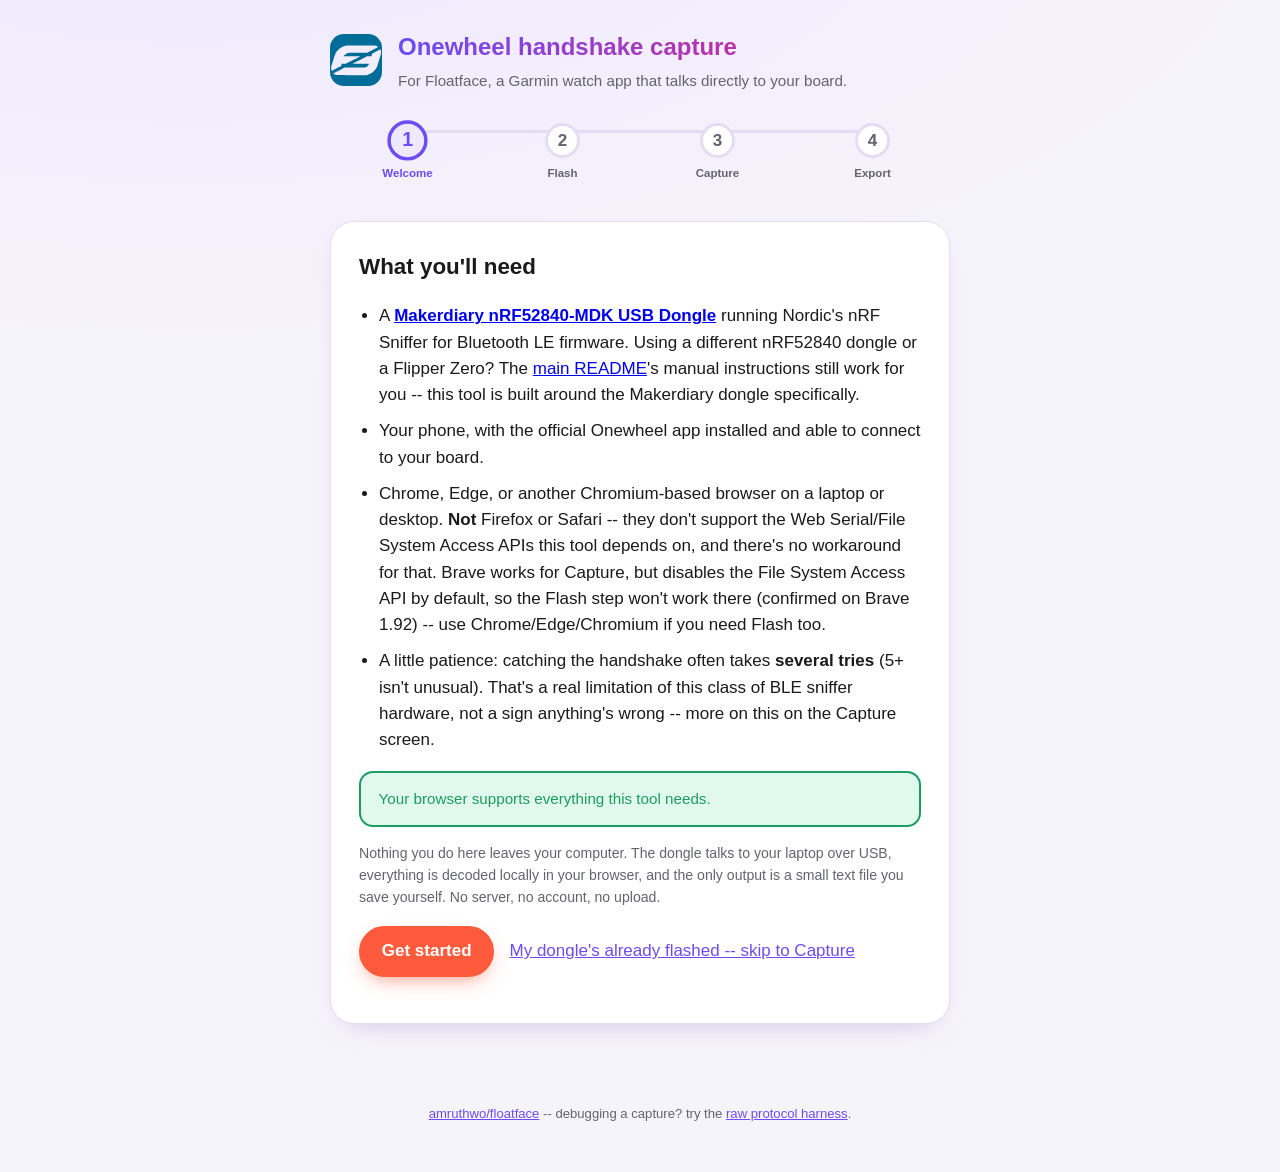
<file: docs/capture/index.html>
<!doctype html>
<html lang="en">
  <head>
    <meta charset="utf-8" />
    <meta name="viewport" content="width=device-width, initial-scale=1" />
    <title>Floatface -- Capture your board's unlock handshake</title>
    <link rel="stylesheet" href="./app.css" />
  </head>
  <body>
    <header class="topbar">
      <img src="../hero.svg" alt="" class="logo" />
      <div>
        <h1>Onewheel handshake capture</h1>
        <p class="subtitle">For Floatface, a Garmin watch app that talks directly to your board.</p>
      </div>
    </header>

    <nav class="steps" id="steps">
      <button class="step" data-screen="welcome"><span class="step-num">1</span><span class="step-label">Welcome</span></button>
      <button class="step" data-screen="flash"><span class="step-num">2</span><span class="step-label">Flash</span></button>
      <button class="step" data-screen="capture"><span class="step-num">3</span><span class="step-label">Capture</span></button>
      <button class="step" data-screen="export"><span class="step-num">4</span><span class="step-label">Export</span></button>
    </nav>

    <main>
      <section class="screen" id="screen-welcome">
        <h2>What you'll need</h2>
        <ul class="checklist">
          <li>A <a href="https://makerdiary.com/products/nrf52840-mdk-usb-dongle"><strong>Makerdiary nRF52840-MDK USB Dongle</strong></a> running Nordic's nRF Sniffer for Bluetooth LE firmware. Using a different nRF52840 dongle or a Flipper Zero? The <a href="https://github.com/amruthwo/floatface/blob/main/README.md">main README</a>'s manual instructions still work for you -- this tool is built around the Makerdiary dongle specifically.</li>
          <li>Your phone, with the official Onewheel app installed and able to connect to your board.</li>
          <li>Chrome, Edge, or another Chromium-based browser on a laptop or desktop. <strong>Not</strong> Firefox or Safari -- they don't support the Web Serial/File System Access APIs this tool depends on, and there's no workaround for that. Brave works for Capture, but disables the File System Access API by default, so the Flash step won't work there (confirmed on Brave 1.92) -- use Chrome/Edge/Chromium if you need Flash too.</li>
          <li>A little patience: catching the handshake often takes <strong>several tries</strong> (5+ isn't unusual). That's a real limitation of this class of BLE sniffer hardware, not a sign anything's wrong -- more on this on the Capture screen.</li>
        </ul>

        <div id="support-check" class="callout"></div>

        <p class="note">Nothing you do here leaves your computer. The dongle talks to your laptop over USB, everything is decoded locally in your browser, and the only output is a small text file you save yourself. No server, no account, no upload.</p>

        <div class="actions">
          <button class="primary" data-goto="flash">Get started</button>
          <button class="link" data-goto="capture">My dongle's already flashed -- skip to Capture</button>
        </div>
      </section>

      <section class="screen" id="screen-flash">
        <h2>Flash your dongle</h2>
        <p>If your dongle is already running the nRF Sniffer firmware (for example, if you set it up previously), skip this step -- nothing here is required twice.</p>

        <div class="flow-diagram">
          <div class="flow-step"><span class="flow-emoji">👇</span><span>Hold the dongle's button down</span></div>
          <div class="flow-arrow">&rarr;</div>
          <div class="flow-step"><span class="flow-emoji">🔌</span><span>Plug it in, then let go</span></div>
          <div class="flow-arrow">&rarr;</div>
          <div class="flow-step"><span class="flow-emoji">💾</span><span>A "UF2BOOT" drive appears</span></div>
        </div>
        <p class="note">This puts the dongle into its <strong>bootloader</strong> -- a tiny built-in program (separate from the sniffer firmware) whose only job is accepting new firmware. To your computer, that bootloader looks exactly like a USB flash drive named <code>UF2BOOT</code>; that's normal, not a different mode. Copying the firmware file onto it is a real flash, not just a file copy that sits there -- the bootloader watches for the new file, programs it directly into the chip, and reboots into it automatically.</p>

        <div class="actions">
          <button class="primary pill-lg" id="flash-bundled-btn">Select your dongle's UF2BOOT drive</button>
        </div>
        <p class="note">This is Nordic's official nRF Sniffer for Bluetooth LE firmware (v4.1.1), pre-packaged for the Makerdiary nRF52840-MDK dongle -- see <a href="./firmware/NOTICE.md">firmware/NOTICE.md</a> for exact provenance and license.</p>

        <div id="flash-log" class="log" hidden></div>

        <details class="advanced">
          <summary>Advanced: use a different .uf2 file (other dongles)</summary>
          <p>This only works for boards with a <strong>UF2 bootloader</strong> like this one (the "shows up as a USB drive" style). A genuine Nordic dev kit using Nordic's own DFU bootloader (e.g. a PCA10059) needs different tooling entirely -- see the <a href="https://github.com/amruthwo/floatface/blob/main/README.md">main README</a>'s manual instructions for that path.</p>
          <p>Need firmware for a different UF2-bootloader nRF52840 board? Get it from Nordic directly: <a href="https://www.nordicsemi.com/Products/Development-tools/nRF-Sniffer-for-Bluetooth-LE">nRF Sniffer for Bluetooth LE</a> (you'll need to convert their <code>.hex</code> to <code>.uf2</code> yourself -- see the main README).</p>
          <div class="actions">
            <button class="primary" id="pick-firmware-btn">1. Pick .uf2 firmware file</button>
            <span id="firmware-picked" class="picked-label"></span>
          </div>
          <div class="actions">
            <button class="primary" id="pick-drive-btn" disabled>2. Select UF2BOOT drive &amp; flash</button>
          </div>
        </details>

        <div class="actions">
          <button class="link" data-goto="welcome">&larr; Back</button>
          <button class="primary" data-goto="capture">Next: Capture &rarr;</button>
        </div>
      </section>

      <section class="screen" id="screen-capture">
        <h2>Capture the handshake</h2>

        <div class="prep-steps">
          <div class="prep-step">
            <span class="prep-emoji">📴</span>
            <span class="prep-label">Laptop Bluetooth off</span>
          </div>
          <div class="prep-step">
            <span class="prep-emoji">🔁</span>
            <span class="prep-label">Board power-cycled</span>
          </div>
          <div class="prep-step">
            <span class="prep-emoji">📏</span>
            <span class="prep-label">Board, phone &amp; dongle all nearby</span>
          </div>
        </div>

        <div class="actions">
          <button class="primary pill-lg" id="start-btn">Start capture</button>
          <button class="link" id="capture-reset-btn" hidden>Start over</button>
        </div>

        <p class="note">💡 Heads up: this often takes <strong>several tries</strong> (5+ isn't unusual) before it catches the handshake -- the sniffer has to catch your phone's connection at the exact right moment and then not lose sync, and it misses one or both fairly often. That's a real limitation of this class of BLE sniffer, not a sign your setup is broken. Some attempts won't even show a "CONNECT_REQ" line at all -- also normal, just try again.</p>

        <div class="flow-diagram">
          <div class="flow-step"><span class="flow-emoji">🖱️</span><span>Your browser will ask you to pick a device</span></div>
          <div class="flow-arrow">&rarr;</div>
          <div class="flow-step"><span class="flow-emoji">✅</span><span>Choose "nRF Sniffer for Bluetooth LE"</span></div>
          <div class="flow-arrow">&rarr;</div>
          <div class="flow-step"><span class="flow-emoji">📱</span><span>Then open the Onewheel app on your phone</span></div>
        </div>

        <div class="status-card tone-idle" id="status-card">
          <div class="status-icon" id="status-icon">👋</div>
          <div class="status-text">
            <div class="status-headline" id="status-headline">Ready when you are.</div>
            <div class="status-subtext" id="status-subtext">Tap "Start capture" whenever you're set.</div>
          </div>
        </div>

        <div class="tips" id="capture-tips" hidden>
          <p><strong>Taking a while?</strong> That's expected -- 5+ tries isn't unusual with this kind of sniffer, not a sign something's broken. A few things that have helped:</p>
          <ul>
            <li>Toggle your <strong>phone's</strong> Bluetooth off and back on, then reconnect the Onewheel app.</li>
            <li>Double-check your laptop's own Bluetooth is really off.</li>
            <li>Power-cycle the board again and retry.</li>
            <li>Keep the dongle within a few feet of your phone and board.</li>
          </ul>
        </div>

        <details class="advanced">
          <summary>Technical log</summary>
          <div id="capture-log" class="log"></div>
          <div class="actions">
            <button class="link" id="download-log-btn">Download debug log</button>
          </div>
        </details>

        <div class="actions">
          <button class="link" data-goto="flash">&larr; Back</button>
        </div>
      </section>

      <section class="screen" id="screen-export">
        <h2>Got it!</h2>
        <p>Your board's unlock handshake, captured and decoded locally:</p>
        <pre id="handshake-hex" class="hex-display"></pre>

        <div class="actions">
          <button class="primary" id="copy-hex-btn">Copy hex</button>
          <button class="primary" id="download-btn">Download LocalConfig.mc</button>
        </div>

        <p class="note">Drop the downloaded file into <code>garmin-app/source/LocalConfig.mc</code> in your Floatface checkout (it replaces the placeholder from <code>LocalConfig.mc.example</code>), then build and sideload as usual. This value is specific to your board -- see <a href="https://github.com/amruthwo/floatface/blob/main/PROTOCOL.md">PROTOCOL.md</a> for why it can't be shared or reused on a different board.</p>

        <div class="actions">
          <button class="link" id="recapture-btn">Capture another board</button>
        </div>
      </section>
    </main>

    <footer>
      <a href="https://github.com/amruthwo/floatface">amruthwo/floatface</a> --
      debugging a capture? try the <a href="./debug.html">raw protocol harness</a>.
    </footer>

    <script type="module" src="./app.mjs"></script>
  </body>
</html>
</file>
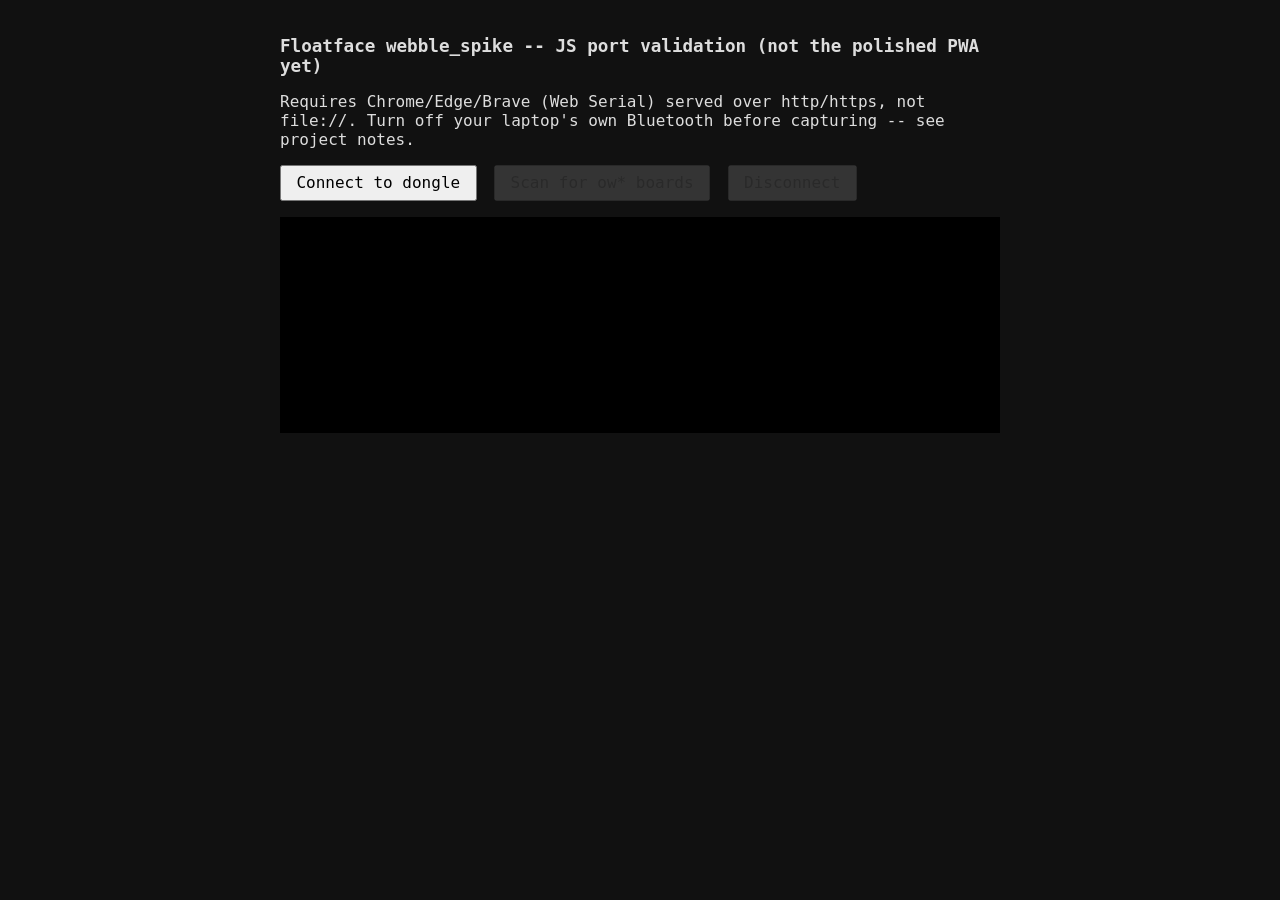
<file: tools/webble_spike/index.html>
<!doctype html>
<html lang="en">
  <head>
    <meta charset="utf-8" />
    <title>Floatface webble_spike</title>
    <style>
      body { font-family: ui-monospace, monospace; background: #111; color: #ddd; padding: 1.5rem; max-width: 720px; margin: 0 auto; }
      h1 { font-size: 1.1rem; }
      button { font: inherit; padding: 0.4rem 0.9rem; margin-right: 0.5rem; cursor: pointer; }
      button:disabled { opacity: 0.4; cursor: default; }
      #devices { margin: 1rem 0; }
      .device { display: flex; align-items: center; gap: 0.75rem; padding: 0.4rem 0; border-bottom: 1px solid #333; }
      .device button { margin: 0; }
      #log { background: #000; padding: 0.75rem; height: 12rem; overflow-y: auto; white-space: pre-wrap; font-size: 0.85rem; }
      #result { background: #052; padding: 0.75rem; white-space: pre-wrap; display: none; }
      #result.visible { display: block; }
    </style>
  </head>
  <body>
    <h1>Floatface webble_spike -- JS port validation (not the polished PWA yet)</h1>
    <p>Requires Chrome/Edge/Brave (Web Serial) served over http/https, not file://. Turn off your laptop's own Bluetooth before capturing -- see project notes.</p>
    <p>
      <button id="connectBtn">Connect to dongle</button>
      <button id="scanBtn" disabled>Scan for ow* boards</button>
      <button id="disconnectBtn" disabled>Disconnect</button>
    </p>
    <div id="devices"></div>
    <div id="log"></div>
    <div id="result"></div>
    <script type="module" src="./main.mjs"></script>
  </body>
</html>
</file>
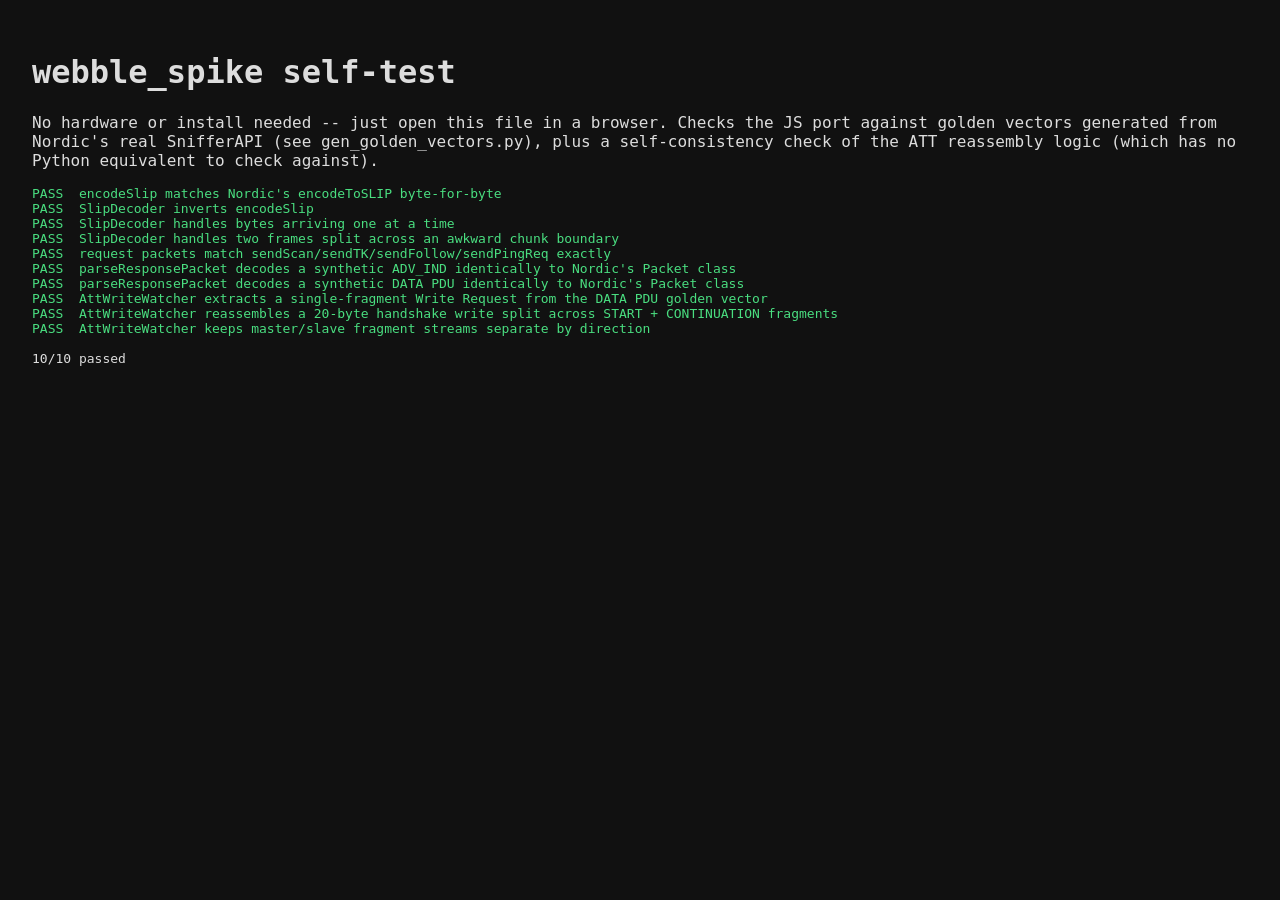
<file: docs/capture/test/selftest.html>
<!doctype html>
<html lang="en">
  <head>
    <meta charset="utf-8" />
    <title>webble_spike self-test</title>
    <style>
      body { font-family: ui-monospace, monospace; background: #111; color: #ddd; padding: 1.5rem; }
      .pass { color: #4ade80; }
      .fail { color: #f87171; }
      pre { white-space: pre-wrap; }
    </style>
  </head>
  <body>
    <h1>webble_spike self-test</h1>
    <p>No hardware or install needed -- just open this file in a browser. Checks the JS port against golden vectors generated from Nordic's real SnifferAPI (see gen_golden_vectors.py), plus a self-consistency check of the ATT reassembly logic (which has no Python equivalent to check against).</p>
    <pre id="out">running...</pre>
    <script type="module" src="./selftest.mjs"></script>
  </body>
</html>
</file>
<file: docs/capture/app.css>
:root {
  --brand: #006c98; /* Floatface's own blue -- logo/footer touches only */
  --primary: #6c4cf5;
  --primary-dark: #5636d1;
  --primary-soft: #efe9fe;
  --cta: #ff5a3c;
  --cta-dark: #e2432a;
  --bg: #f6f4fb;
  --surface: #ffffff;
  --text: #1a1a1a;
  --muted: #63636f;
  --border: #e2ddf3;
  --ok: #1a9c63;
  --ok-soft: #e1f8ec;
  --warn: #d97a06;
  --warn-soft: #fdf1d9;
  --error: #d43d34;
  --error-soft: #fbe6e4;
  --found: #d6288f;
  --found-soft: #fbe3f1;
  --connected: #0d9c8f;
  --connected-soft: #dcf5f2;
}

@media (prefers-color-scheme: dark) {
  :root {
    --bg: #100b1e;
    --surface: #1a1430;
    --text: #f2effa;
    --muted: #b3aac9;
    --border: #362a56;
    --brand: #4bb3de;
    --primary: #9c86ff;
    --primary-dark: #c3b3ff;
    --primary-soft: #2a2050;
    --cta: #ff8a68;
    --cta-dark: #ffab8f;
    --ok: #4fd394;
    --ok-soft: #123527;
    --warn: #f0a94e;
    --warn-soft: #3a2a11;
    --error: #f0817a;
    --error-soft: #3d1917;
    --found: #ef6fc0;
    --found-soft: #3a1a30;
    --connected: #5bd6c8;
    --connected-soft: #10352f;
  }
}

* {
  box-sizing: border-box;
}

body {
  margin: 0;
  font-family: -apple-system, "Segoe UI", Roboto, Helvetica, Arial, sans-serif;
  background: radial-gradient(1200px 500px at 15% -10%, var(--primary-soft), transparent), var(--bg);
  color: var(--text);
  line-height: 1.55;
  font-size: 17px;
}

main {
  max-width: 660px;
  margin: 0 auto;
  padding: 0 1.25rem 3rem;
}

.topbar {
  display: flex;
  align-items: center;
  gap: 1rem;
  max-width: 660px;
  margin: 0 auto;
  padding: 1.75rem 1.25rem 1.25rem;
}

.logo {
  width: 52px;
  height: 52px;
  flex-shrink: 0;
  border-radius: 14px;
}

.topbar h1 {
  margin: 0;
  font-size: 1.5rem;
  background: linear-gradient(90deg, var(--primary), var(--found));
  -webkit-background-clip: text;
  background-clip: text;
  color: transparent;
}

.subtitle {
  margin: 0.25rem 0 0;
  color: var(--muted);
  font-size: 0.95rem;
}

/* ---- Stepper: connected numbered nodes, Etcher/installer-wizard style ---- */

.steps {
  max-width: 660px;
  margin: 0 auto 1.75rem;
  padding: 0 1.25rem;
  display: flex;
  align-items: flex-start;
  position: relative;
}

.step {
  flex: 1;
  display: flex;
  flex-direction: column;
  align-items: center;
  gap: 0.4rem;
  font: inherit;
  border: none;
  background: none;
  cursor: pointer;
  color: var(--muted);
  position: relative;
}

.step::before {
  content: "";
  position: absolute;
  top: 1.1rem;
  left: -50%;
  width: 100%;
  height: 3px;
  background: var(--border);
  z-index: 0;
}

.step:first-child::before {
  display: none;
}

.step.done::before {
  background: var(--primary);
}

.step-num {
  width: 2.2rem;
  height: 2.2rem;
  border-radius: 50%;
  display: flex;
  align-items: center;
  justify-content: center;
  font-weight: 700;
  background: var(--surface);
  border: 3px solid var(--border);
  color: var(--muted);
  z-index: 1;
  transition: transform 0.15s ease;
}

.step-label {
  font-size: 0.72rem;
  font-weight: 600;
  text-align: center;
}

.step.active .step-num {
  border-color: var(--primary);
  color: var(--primary);
  background: var(--primary-soft);
  transform: scale(1.15);
}

.step.active .step-label {
  color: var(--primary);
}

.step.done .step-num {
  border-color: var(--primary);
  background: var(--primary);
  color: #fff;
}

/* ---- Screens ---- */

.screen {
  display: none;
  background: var(--surface);
  border: 1px solid var(--border);
  border-radius: 24px;
  padding: 1.75rem;
  box-shadow: 0 12px 30px -18px rgba(76, 44, 168, 0.35);
}

.screen.active {
  display: block;
}

h2 {
  margin-top: 0;
  font-size: 1.4rem;
}

.checklist {
  padding-left: 1.25rem;
}

.checklist li {
  margin-bottom: 0.6rem;
}

.callout {
  border-radius: 14px;
  padding: 0.9rem 1.1rem;
  margin: 1rem 0;
  font-size: 0.95rem;
  border: 2px solid var(--border);
}

.callout.ok {
  border-color: var(--ok);
  background: var(--ok-soft);
  color: var(--ok);
}

.callout.warn {
  border-color: var(--warn);
  background: var(--warn-soft);
  color: var(--warn);
}

.callout.error {
  border-color: var(--error);
  background: var(--error-soft);
  color: var(--error);
}

.note {
  font-size: 0.88rem;
  color: var(--muted);
}

.actions {
  display: flex;
  align-items: center;
  gap: 0.75rem;
  flex-wrap: wrap;
  margin: 1.1rem 0;
}

button {
  font: inherit;
  cursor: pointer;
  border-radius: 999px;
  border: 2px solid var(--border);
  background: var(--surface);
  color: var(--text);
  padding: 0.65rem 1.3rem;
  font-weight: 600;
}

button.primary {
  background: var(--cta);
  border-color: var(--cta);
  color: #fff;
  box-shadow: 0 8px 20px -8px color-mix(in srgb, var(--cta) 70%, transparent);
}

button.primary:hover:not(:disabled) {
  background: var(--cta-dark);
  border-color: var(--cta-dark);
}

button.pill-lg {
  padding: 0.9rem 2rem;
  font-size: 1.1rem;
}

button.link {
  background: none;
  border: none;
  color: var(--primary);
  text-decoration: underline;
  padding: 0.3rem 0.2rem;
  font-weight: 500;
  border-radius: 4px;
}

button:disabled {
  opacity: 0.45;
  cursor: default;
}

.picked-label {
  font-size: 0.85rem;
  color: var(--muted);
}

.log {
  background: #14101f;
  color: #d8cfff;
  border-radius: 12px;
  padding: 0.85rem 1rem;
  font-family: ui-monospace, "SF Mono", Menlo, Consolas, monospace;
  font-size: 0.8rem;
  max-height: 14rem;
  overflow-y: auto;
  white-space: pre-wrap;
  margin: 0.85rem 0;
}

/* ---- Prep reminders: static, no fiddly tap-to-toggle ---- */

.prep-steps {
  display: flex;
  gap: 0.7rem;
  flex-wrap: wrap;
  margin: 0.75rem 0 1.1rem;
}

.prep-step {
  display: flex;
  flex-direction: column;
  align-items: center;
  gap: 0.35rem;
  width: 7.5rem;
  border-radius: 16px;
  background: var(--primary-soft);
  padding: 0.9rem 0.6rem 0.7rem;
  font-size: 0.82rem;
  font-weight: 600;
  color: var(--text);
  text-align: center;
  line-height: 1.25;
}

.prep-emoji {
  font-size: 1.8rem;
}

/* ---- Flow diagrams: small icon-pill sequences ---- */

.flow-diagram {
  display: flex;
  align-items: center;
  flex-wrap: wrap;
  gap: 0.5rem;
  margin: 1rem 0;
  font-size: 0.85rem;
}

.flow-step {
  display: flex;
  align-items: center;
  gap: 0.5rem;
  background: var(--primary-soft);
  border-radius: 999px;
  padding: 0.5rem 0.9rem;
  color: var(--text);
  font-weight: 500;
}

.flow-emoji {
  font-size: 1.15rem;
}

.flow-arrow {
  color: var(--muted);
  font-weight: 700;
}

/* ---- Status card: one big color-shifting focal icon, Etcher-style ---- */

.status-card {
  display: flex;
  flex-direction: column;
  align-items: center;
  text-align: center;
  gap: 0.6rem;
  border-radius: 20px;
  padding: 2rem 1.5rem;
  margin: 1.1rem 0;
  background: var(--primary-soft);
  transition: background 0.25s ease;
}

.status-icon {
  width: 5rem;
  height: 5rem;
  border-radius: 50%;
  display: flex;
  align-items: center;
  justify-content: center;
  font-size: 2.4rem;
  background: var(--surface);
  box-shadow: 0 10px 24px -14px rgba(0, 0, 0, 0.35);
}

.status-headline {
  font-size: 1.15rem;
  font-weight: 700;
}

.status-subtext {
  font-size: 0.92rem;
  color: var(--muted);
  max-width: 32rem;
}

.status-card.tone-progress {
  background: var(--primary-soft);
}

.status-card.tone-found {
  background: var(--found-soft);
}

.status-card.tone-found .status-headline {
  color: var(--found);
}

.status-card.tone-connected {
  background: var(--connected-soft);
}

.status-card.tone-connected .status-headline {
  color: var(--connected);
}

.status-card.tone-stuck {
  background: var(--warn-soft);
}

.status-card.tone-stuck .status-headline {
  color: var(--warn);
}

.status-card.tone-success {
  background: var(--ok-soft);
}

.status-card.tone-success .status-headline {
  color: var(--ok);
}

.status-card.tone-error {
  background: var(--error-soft);
}

.status-card.tone-error .status-headline {
  color: var(--error);
}

.tips {
  background: var(--warn-soft);
  border-radius: 14px;
  padding: 1rem 1.2rem;
  margin: 1rem 0;
  font-size: 0.9rem;
}

.tips p {
  margin-top: 0;
}

.tips ul {
  margin-bottom: 0;
  padding-left: 1.2rem;
}

.tips li {
  margin-bottom: 0.35rem;
}

.advanced {
  margin: 1rem 0;
  border-top: 1px solid var(--border);
  padding-top: 0.75rem;
}

.advanced summary {
  cursor: pointer;
  color: var(--muted);
  font-size: 0.88rem;
  font-weight: 600;
}

.hex-display {
  background: #14101f;
  color: #8ef0b0;
  border-radius: 14px;
  padding: 1.1rem;
  font-family: ui-monospace, "SF Mono", Menlo, Consolas, monospace;
  font-size: 0.9rem;
  word-break: break-all;
  white-space: pre-wrap;
}

footer {
  text-align: center;
  color: var(--muted);
  font-size: 0.82rem;
  padding: 2rem 1.25rem 3rem;
}

footer a {
  color: var(--primary);
}
</file>
